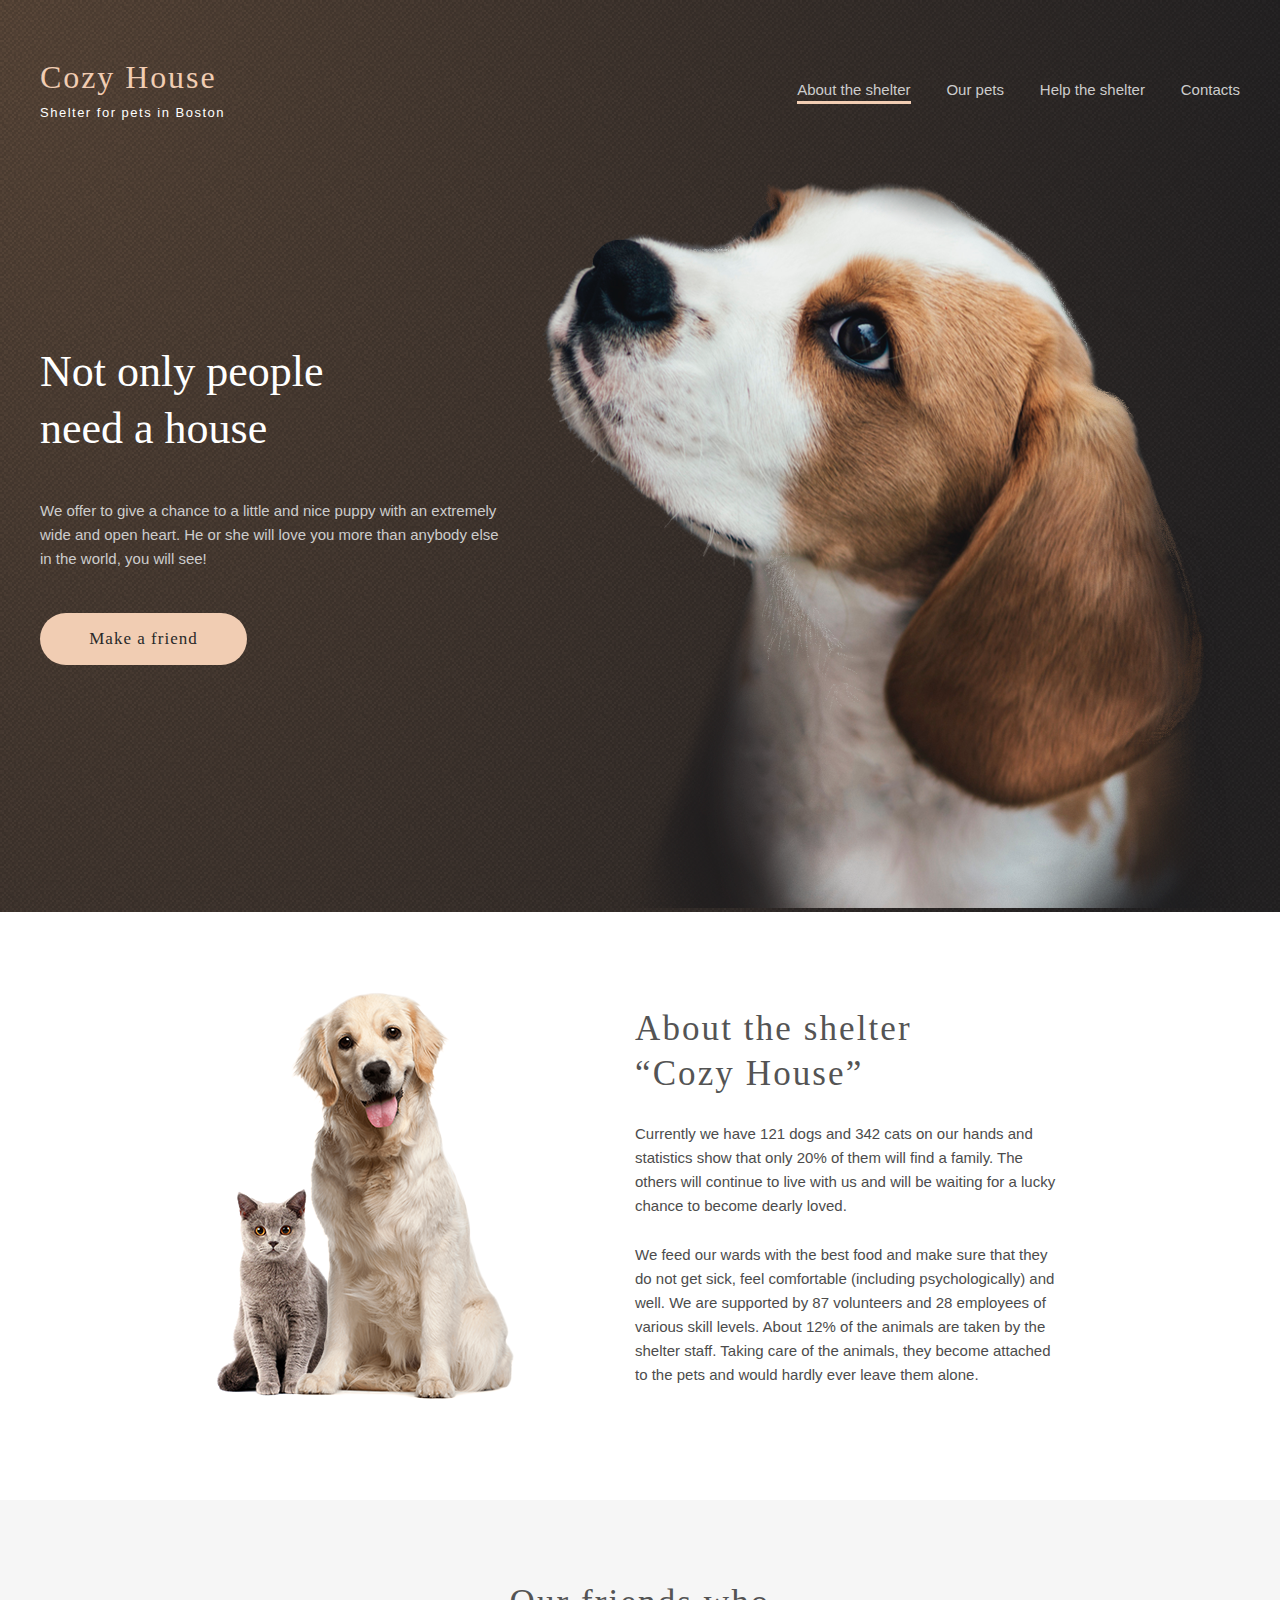
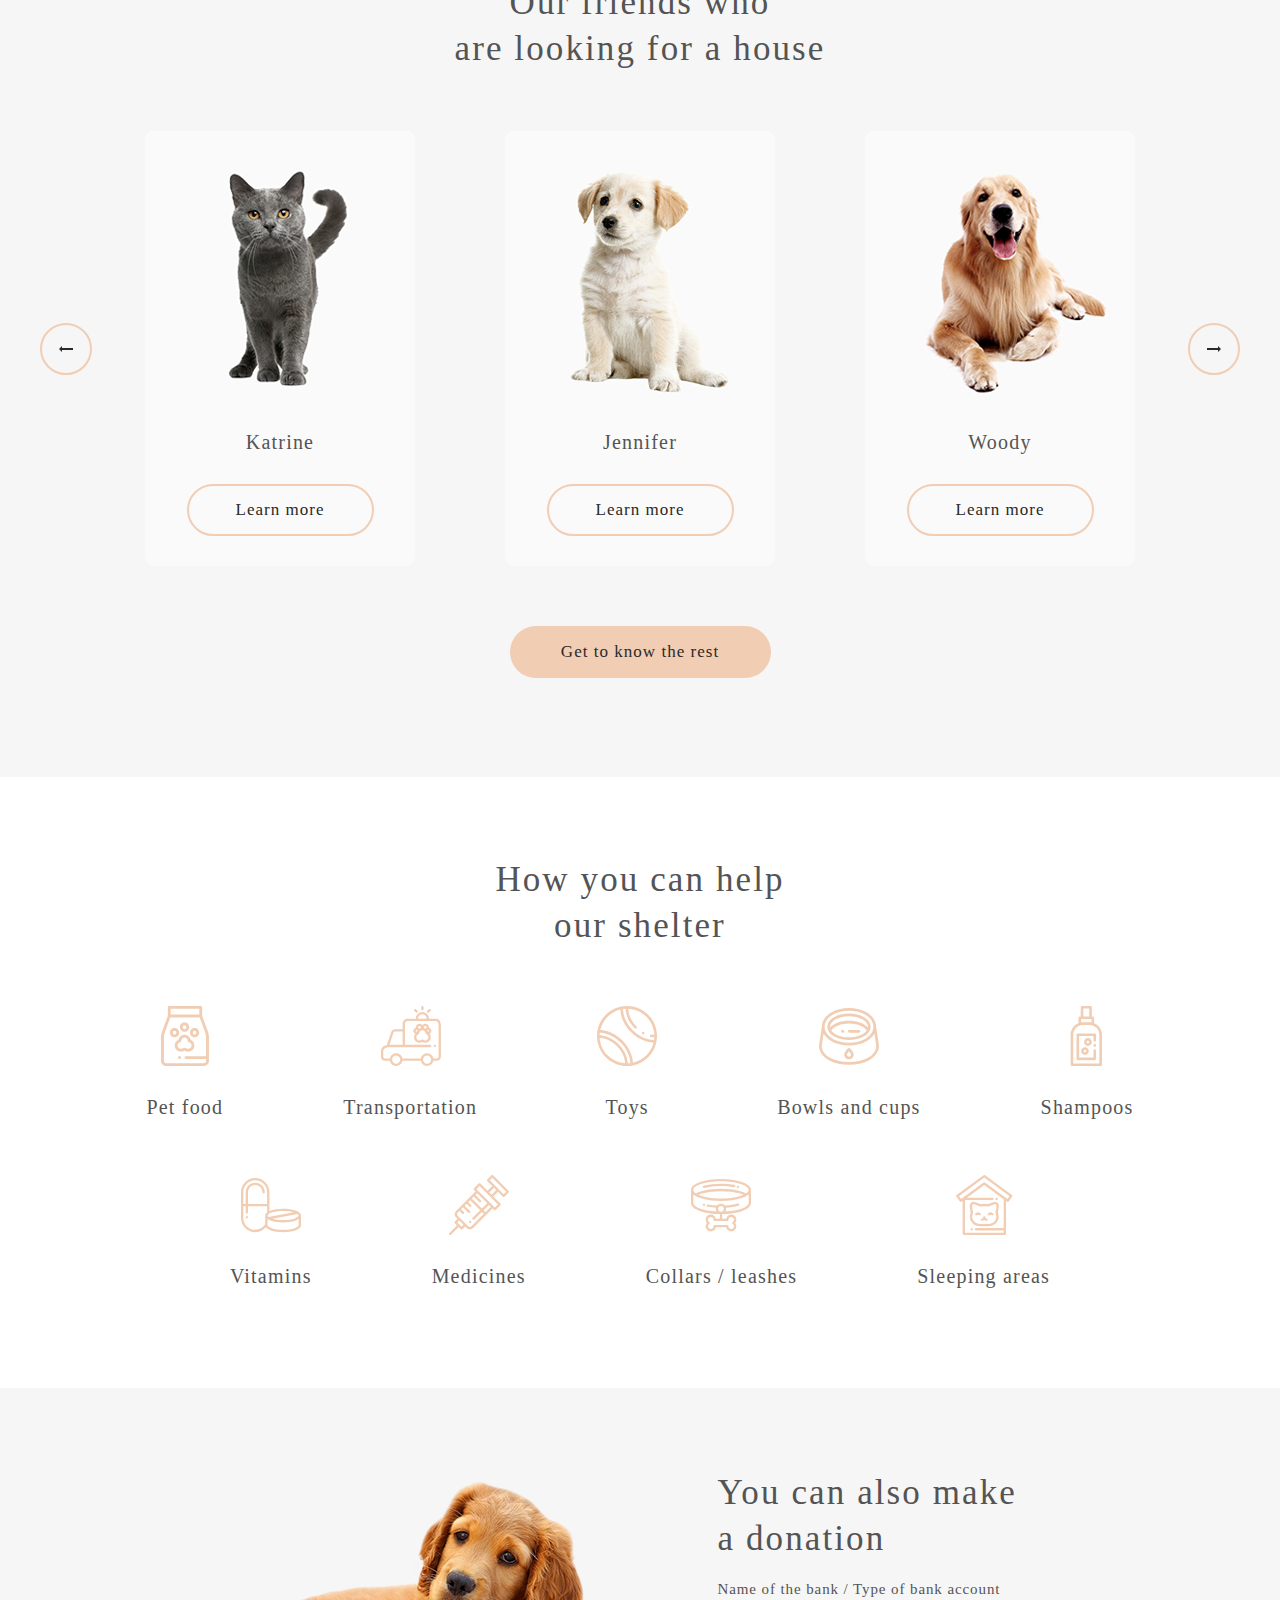
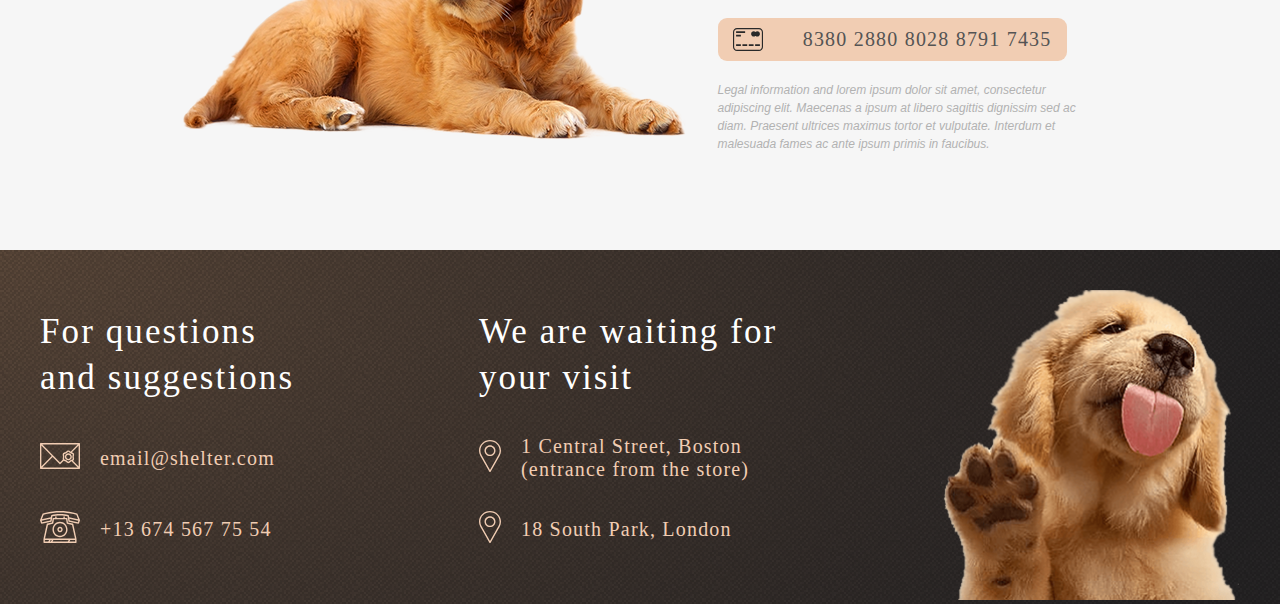
<file: pages/main/index.html>
<!DOCTYPE html>
<html lang="en">

<head>
  <meta charset="UTF-8">
  <meta http-equiv="X-UA-Compatible" content="IE=edge">
  <meta name="viewport" content="width=device-width, initial-scale=1.0">
  <link rel="stylesheet" href="css/style.css">
  <title>Document</title>
</head>

<body>
  <div class="main_bg">

    <header class="header">

      <div class="header_logo">
        <h1 class="logo">Cozy House</h1>
        <p class="text">Shelter for pets in Boston</p>
      </div>
      <div class="header_burger">
        <!-- <img src="assets/Burger.svg" alt="Burger"> -->
        <span></span>
      </div>
      <nav class="header_nav">
        <ul class="menu_list">
          <li><span>About the shelter</span></li>
          <li><a href="https://ialexv.github.io/shelter/pages/pets/">Our pets</a></li>
          <li><a class="header_link" data-goto=".help" href="#">Help the shelter</a></li>
          <li><a class="header_link" data-goto=".footer" href="#">Contacts</a></li>
        </ul>
      </nav>

    </header>

    <main class="main">
      <div class="main_left">
        <h2 class="left_logo">Not only people need a house</h2>
        <p class="left_text">We offer to give a chance to a little and nice puppy with an extremely wide and open
          heart.
          He or she will love you more than anybody else in the world, you will see!</p>
        <a href="https://ialexv.github.io/shelter/pages/pets/" class="button">Make a friend</a>
      </div>
      <div class="main_right">
        <img class="right_img" src="assets/start-screen-puppy.png" alt="puppy">
      </div>

    </main>
  </div>

  <section class="about_bg">
    <div class="about">
      <div class="about_left">
        <img class="left_img" src="assets/about-pets.png" alt="pets">
      </div>
      <div class="about_right">
        <h2 class="right_logo">About the shelter “Cozy House”</h2>
        <p class="right_text1">Currently we have 121 dogs and 342 cats on our hands and statistics show that only 20% of
          them will find a family. The others will continue to live with us and will be waiting for a lucky chance to
          become dearly loved.</p>
        <p class="right_text2">We feed our wards with the best food and make sure that they do not get sick, feel
          comfortable (including psychologically) and well. We are supported by 87 volunteers and 28 employees of
          various skill levels. About 12% of the animals are taken by the shelter staff. Taking care of the animals,
          they become attached to the pets and would hardly ever leave them alone.</p>
      </div>
    </div>
  </section>
  <section class="pets_bg">

    <div class="pets">
      <div class="pets_logo">
        <p>Our friends who</p>
        <p>are looking for a house</p>
      </div>

      <div class="pets_slider">
        <div class="slider_button"><img src="assets/Arrow.svg" alt="arrow"></div>

        <div class="cutter">
          <div class="slider_cards">
            <div class="slider_card">
              <div class="slider_card__avatar"><img src="assets/pets-katrine.png" alt="katrine"></div>
              <div class="slider_card__name">Katrine</div>
              <div class="slider_card__button">Learn more</div>
            </div>

            <div class="slider_card">
              <div class="slider_card__avatar"><img src="assets/pets-jennifer.png" alt="jennifer"></div>
              <div class="slider_card__name">Jennifer</div>
              <div class="slider_card__button">Learn more</div>
            </div>

            <div class="slider_card">
              <div class="slider_card__avatar"><img src="assets/pets-woody.png" alt="woody"></div>
              <div class="slider_card__name">Woody</div>
              <div class="slider_card__button">Learn more</div>
            </div>

            <div class="slider_card">
              <div class="slider_card__avatar"><img src="assets/pets-sophia.png" alt="sophia"></div>
              <div class="slider_card__name">Sophia</div>
              <div class="slider_card__button">Learn more</div>
            </div>

            <div class="slider_card">
              <div class="slider_card__avatar"><img src="assets/pets-timmy.png" alt="timmy"></div>
              <div class="slider_card__name">Timmy</div>
              <div class="slider_card__button">Learn more</div>
            </div>

            <div class="slider_card">
              <div class="slider_card__avatar"><img src="assets/pets-charly.png" alt="charly"></div>
              <div class="slider_card__name">Charly</div>
              <div class="slider_card__button">Learn more</div>
            </div>

            <div class="slider_card">
              <div class="slider_card__avatar"><img src="assets/pets-scarlett.png" alt="scarlett"></div>
              <div class="slider_card__name">Scarlett</div>
              <div class="slider_card__button">Learn more</div>
            </div>

            <div class="slider_card">
              <div class="slider_card__avatar"><img src="assets/pets-freddie.png" alt="freddie"></div>
              <div class="slider_card__name">Freddie</div>
              <div class="slider_card__button">Learn more</div>
            </div>


          </div>
        </div>
        <div class="slider_button"><img src="assets/ArrowInv.svg" alt="arrow"></div>
      </div>
      <a href="" class="pets_button">Get to know the rest</a>
    </div>

  </section>

  <section class="help_bg">

    <div class="help">
      <div class="help_logo">
        <p>How you can help</p>
        <p>our shelter</p>
      </div>

      <div class="help_list">

        <div class="help_list__item">
          <img src="assets/Pet_food.svg" alt="Pet food">
          <p>Pet food</p>
        </div>

        <div class="help_list__item">
          <img src="assets/icon-transportation.svg" alt="Pet food">
          <p>Transportation</p>
        </div>

        <div class="help_list__item">
          <img src="assets/icon-toys.svg" alt="Pet food">
          <p>Toys</p>
        </div>

        <div class="help_list__item">
          <img src="assets/icon-bowls-and-cups.svg" alt="Pet food">
          <p>Bowls and cups</p>
        </div>

        <div class="help_list__item">
          <img src="assets/icon-shampoos.svg" alt="Pet food">
          <p>Shampoos</p>
        </div>

        <div class="help_list__item">
          <img src="assets/icon-vitamins.svg" alt="Pet food">
          <p>Vitamins</p>
        </div>

        <div class="help_list__item">
          <img src="assets/icon-medicines.svg" alt="Pet food">
          <p>Medicines</p>
        </div>

        <div class="help_list__item">
          <img src="assets/icon-collars-leashes.svg" alt="Pet food">
          <p>Collars / leashes</p>
        </div>

        <div class="help_list__item">
          <img src="assets/icon-sleeping-area.svg" alt="Pet food">
          <p>Sleeping areas</p>
        </div>

      </div>

    </div>
  </section>

  <section class="donation_bg">

    <div class="donation">
      <div class="donation_left">
        <img class="donation_left__img" src="assets/donation-dog.png" alt="Dog">
      </div>
      <div class="donation_right">
        <h2 class="donation_right__logo">You can also make a donation</h2>
        <p class="donation_right__text1">Name of the bank / Type of bank account</p>
        <div class="donation_right__card-number">
          <img src="assets/credit-card.svg" alt="Card">
          <p>8380 2880 8028 8791 7435</p>
        </div>
        <p class="donation_right__text2">Legal information and lorem ipsum dolor sit amet, consectetur adipiscing elit.
          Maecenas a ipsum at libero
          sagittis dignissim sed ac diam. Praesent ultrices maximus tortor et vulputate. Interdum et malesuada fames ac
          ante ipsum primis in faucibus.</p>
      </div>
    </div>
  </section>

  <footer class="footer_bg">

    <div class="footer">
      <div class="footer_left">
        <div class="footer_left__logo">For questions and suggestions</div>
        <a href="mailto:email@shelter.com" class="footer_left__mail">
          <div><img src="assets/icon-email.svg" alt="email"></div>
          <p>email@shelter.com</p>
        </a>
        <a href="tel:+136745677554" class="footer_left__phone">
          <div><img src="assets/icon-phone.svg" alt="phone"></div>
          <p>+13 674 567 75 54</p>
        </a>
      </div>
      <div class="footer_center">
        <div class="footer_center__logo">We are waiting for your visit</div>
        <a href="https://www.google.ru/maps/place/1+Central+St,+Boston,+MA+02109,+%D0%A1%D0%A8%D0%90/@42.35856,-71.0554453,18.5z/data=!4m5!3m4!1s0x89e370868bc2ce7b:0x82fa7db94f5fea9e!8m2!3d42.3585519!4d-71.0547263"
          class="footer_center__street" target="_blank">
          <div><img src="assets/icon-marker.svg" alt="target"></div>
          <p>1 Central Street, Boston (entrance from the store)</p>
        </a>
        <a class="footer_center__adres" target="_blank"
          href="https://www.google.ru/maps/place/South+Park+Court,+18+S+Park+Rd,+London+SW19+8TD,+%D0%92%D0%B5%D0%BB%D0%B8%D0%BA%D0%BE%D0%B1%D1%80%D0%B8%D1%82%D0%B0%D0%BD%D0%B8%D1%8F/@51.4202155,-0.2023441,17z/data=!3m1!4b1!4m5!3m4!1s0x487608baa7401b31:0x873a95ca58e122b2!8m2!3d51.4202122!4d-0.2001554">
          <div><img src="assets/icon-marker.svg" alt="target"></div>
          <p>18 South Park, London </p>
        </a>
      </div>
      <div class="footer_right">
        <img class="footer_right__img" src="assets/footer-puppy.png" alt="Dog">
      </div>
    </div>

  </footer>
  <div class="shadow"></div>
  <script src="script.js"></script>
</body>

</html>
</file>
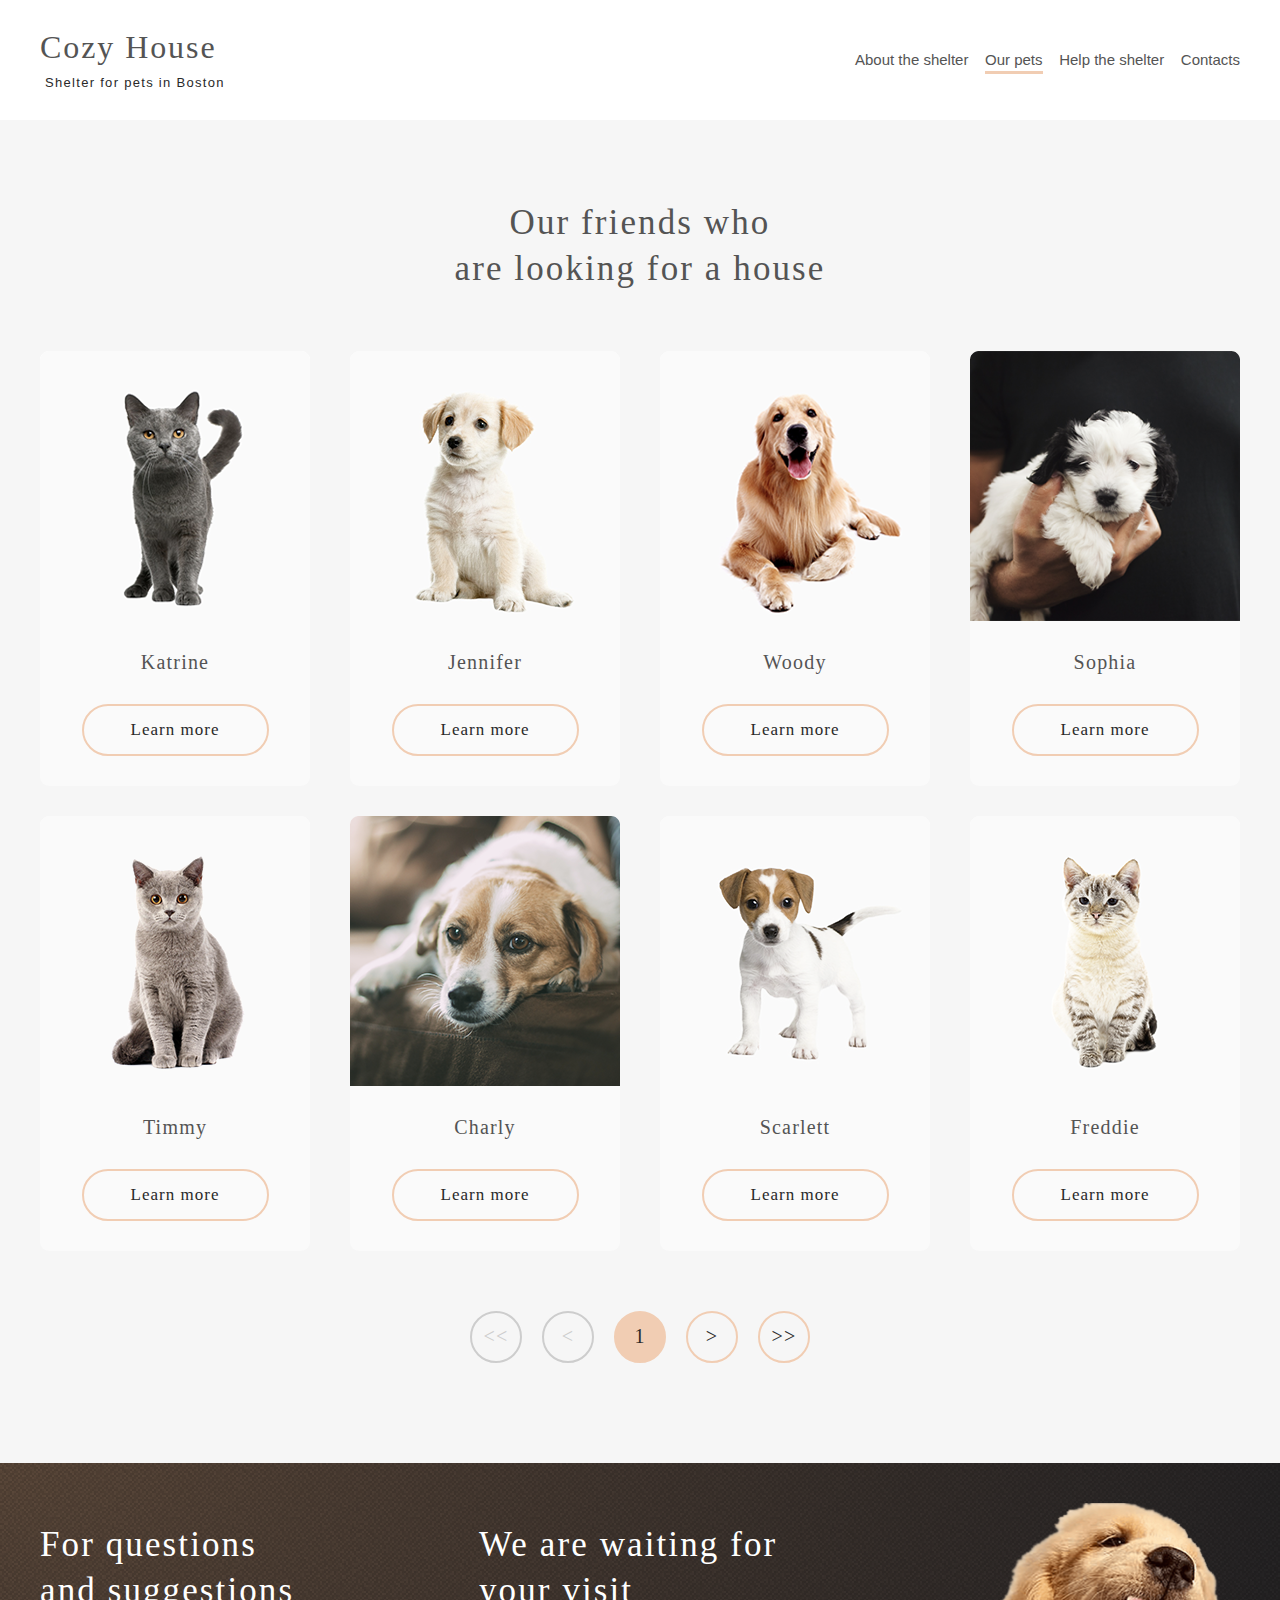
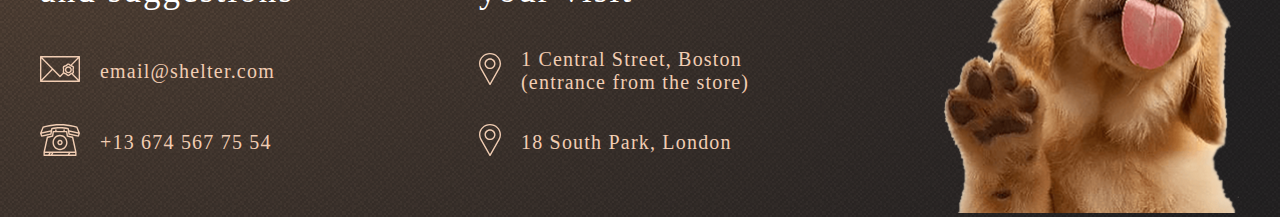
<file: pages/pets/index.html>
<!DOCTYPE html>
<html lang="en">

<head>
  <meta charset="UTF-8">
  <meta http-equiv="X-UA-Compatible" content="IE=edge">
  <meta name="viewport" content="width=device-width, initial-scale=1.0">
  <link rel="stylesheet" href="css/style.css">
  <link rel="stylesheet" href="css/popup.css">
  <title>Our Pets</title>
</head>

<body>

  <header class="header_bg">
    <div class="header">
      <div class="header_logo">
        <h1 class="header_logotip">Cozy House</h1>
        <p class="header_sublogotip">Shelter for pets in Boston</p>
      </div>
      <div class="header_menu menu">
        <div class="header_burger">
          <span></span>
        </div>
        <div class="header_nav">
          <ul class="menu_list">
            <li><a href="https://ialexv.github.io/shelter/pages/main/">About the shelter</a></li>
            <li><span>Our pets</span></li>
            <li><a href="">Help the shelter</a></li>
            <li><a class="header_link" data-goto=".footer" href="#">Contacts</a></li>
          </ul>
        </div>
      </div>
    </div>

  </header>

  <main class="main_bg">
    <div class="main">
      <div class="main_logo">
        <p>Our friends who</p>are looking for a house<p></p>
      </div>
      <div class="main_cards">

        <!-- <div class="main_cards__card">
          <img src="assets/pets-katrine.png" alt="Katrine" class="card_img">
          <div class="card_name">Katrine</div>
          <div class="card_button">Learn more</div>
        </div>

        <div class="main_cards__card">
          <img src="assets/pets-jennifer.png" alt="Jennifer" class="card_img">
          <div class="card_name">Jennifer</div>
          <div class="card_button">Learn more</div>
        </div>

        <div class="main_cards__card">
          <img src="assets/pets-woody.png" alt="Woody" class="card_img">
          <div class="card_name">Woody</div>
          <div class="card_button">Learn more</div>
        </div>

        <div class="main_cards__card">
          <img src="assets/pets-sophia.png" alt="Sophia" class="card_img">
          <div class="card_name">Sophia</div>
          <div class="card_button">Learn more</div>
        </div>

        <div class="main_cards__card">
          <img src="assets/pets-timmy.png" alt="Timmy" class="card_img">
          <div class="card_name">Timmy</div>
          <div class="card_button">Learn more</div>
        </div>

        <div class="main_cards__card">
          <img src="assets/pets-charly.png" alt="Charly" class="card_img">
          <div class="card_name">Charly</div>
          <div class="card_button">Learn more</div>
        </div>

        <div class="main_cards__card">
          <img src="assets/pets-scarlett.png" alt="Scarlett" class="card_img">
          <div class="card_name">Scarlett</div>
          <div class="card_button">Learn more</div>
        </div>

        <div class="main_cards__card">
          <img src="assets/pets-freddie.png" alt="Freddie" class="card_img">
          <div class="card_name">Freddie</div>
          <div class="card_button">Learn more</div>
        </div> -->


      </div>


      <div class="main_buttons">
        <button id="-x2" class="main_buttons_button disabled">&#60&#60</button>
        <button id="-x1" class="main_buttons_button disabled">&#60</button>
        <button id="this" class="main_buttons_button act">1</button>
        <button id="+x1" class="main_buttons_button">&#62</button>
        <button id="+x2" class="main_buttons_button">&#62&#62</button>
      </div>
    </div>
  </main>


  <footer class="footer_bg">

    <div class="footer">
      <div class="footer_left">
        <div class="footer_left__logo">For questions and suggestions</div>
        <a href="mailto:email@shelter.com" class="footer_left__mail">
          <div><img src="assets/icon-email.svg" alt="email"></div>
          <p>email@shelter.com</p>
        </a>
        <a href="tel:+136745677554" class="footer_left__phone">
          <div><img src="assets/icon-phone.svg" alt="phone"></div>
          <p>+13 674 567 75 54</p>
        </a>
      </div>
      <div class="footer_center">
        <div class="footer_center__logo">We are waiting for your visit</div>
        <a href="https://www.google.ru/maps/place/1+Central+St,+Boston,+MA+02109,+%D0%A1%D0%A8%D0%90/@42.35856,-71.0554453,18.5z/data=!4m5!3m4!1s0x89e370868bc2ce7b:0x82fa7db94f5fea9e!8m2!3d42.3585519!4d-71.0547263"
          class="footer_center__street" target="_blank">
          <div><img src="assets/icon-marker.svg" alt="target"></div>
          <p>1 Central Street, Boston (entrance from the store)</p>
        </a>
        <a class="footer_center__adres" target="_blank"
          href="https://www.google.ru/maps/place/South+Park+Court,+18+S+Park+Rd,+London+SW19+8TD,+%D0%92%D0%B5%D0%BB%D0%B8%D0%BA%D0%BE%D0%B1%D1%80%D0%B8%D1%82%D0%B0%D0%BD%D0%B8%D1%8F/@51.4202155,-0.2023441,17z/data=!3m1!4b1!4m5!3m4!1s0x487608baa7401b31:0x873a95ca58e122b2!8m2!3d51.4202122!4d-0.2001554">
          <div><img src="assets/icon-marker.svg" alt="target"></div>
          <p>18 South Park, London </p>
        </a>
      </div>
      <div class="footer_right">
        <img class="footer_right__img" src="assets/footer-puppy.png" alt="Dog">
      </div>
    </div>

  </footer>
  <div class="shadow"></div>
  <div class="shadow_popup"></div>
  <div class="popup_card"></div>
  <div class="shadow_card"></div>

  <script src="script.js"></script>
  <script src="random.js"></script>
  <!-- <script src="popup.js"></script> -->
</body>

</html>
</file>
<file: pages/main/css/style.css>
* {
  margin: 0;
  padding: 0;
  -webkit-box-sizing: border-box;
          box-sizing: border-box;
}

a {
  text-decoration: none;
}

h1,
h2,
h3 {
  font-style: normal;
  font-weight: normal;
}

body._lock {
  overflow: hidden;
}

.shadow {
  display: none;
}

.main_bg {
  background: url(../assets/noise_transparent@2x.png), radial-gradient(100% 215.42% at 0% 0%, #5b483a 0%, #262425 100%), #211f20;
}

.header {
  padding: 90px 0px;
  margin: auto;
  width: 100%;
  max-width: 1280px;
  height: 60px;
  display: -webkit-box;
  display: -ms-flexbox;
  display: flex;
  -webkit-box-align: center;
      -ms-flex-align: center;
          align-items: center;
  -webkit-box-pack: justify;
      -ms-flex-pack: justify;
          justify-content: space-between;
}

.header_logo {
  margin-left: 40px;
}

.header_nav {
  width: 34.6%;
  margin-right: 40px;
}

.header_burger {
  display: none;
}

.logo {
  font-family: Georgia;
  font-size: 32px;
  line-height: 110%;
  letter-spacing: 0.06em;
  color: #f1cdb3;
}

.text {
  margin-top: 10px;
  font-family: Arial;
  font-size: 13px;
  line-height: 15px;
  letter-spacing: 1.5px;
  color: #ffffff;
}

ul {
  display: -webkit-box;
  display: -ms-flexbox;
  display: flex;
  -webkit-box-pack: justify;
      -ms-flex-pack: justify;
          justify-content: space-between;
}

ul li {
  list-style-type: none;
  font-family: Arial;
  font-style: normal;
  font-weight: normal;
  font-size: 15px;
  line-height: 160%;
  color: #cdcdcd;
  padding: 3px 0px;
}

ul li span {
  padding: 3px 0px;
  border-bottom: solid 3px #f1cdb3;
}

ul li a {
  font-family: Arial;
  font-style: normal;
  font-weight: normal;
  font-size: 15px;
  line-height: 160%;
  color: #cdcdcd;
  padding: 3px 0px;
}

ul li a:hover {
  color: #fafafa;
}

ul li a:active {
  border-bottom: solid 3px #f1cdb3;
}

.main {
  margin: auto;
  width: 100%;
  max-width: 1280px;
  display: -webkit-box;
  display: -ms-flexbox;
  display: flex;
  -webkit-box-pack: justify;
      -ms-flex-pack: justify;
          justify-content: space-between;
}

.main_left {
  margin-left: 40px;
}

.main_right {
  margin-right: 40px;
  -webkit-user-select: none;
     -moz-user-select: none;
      -ms-user-select: none;
          user-select: none;
}

.left_logo {
  max-width: 310px;
  margin-top: 163px;
  font-family: Georgia;
  font-size: 44px;
  line-height: 130%;
  color: #ffffff;
}

.left_text {
  max-width: 460px;
  margin-top: 42px;
  font-family: Arial;
  font-size: 15px;
  line-height: 160%;
  color: #cdcdcd;
}

.button {
  margin-top: 42px;
  display: -webkit-box;
  display: -ms-flexbox;
  display: flex;
  -webkit-box-align: center;
      -ms-flex-align: center;
          align-items: center;
  -webkit-box-pack: center;
      -ms-flex-pack: center;
          justify-content: center;
  max-width: 207px;
  height: 52px;
  background: #f1cdb3;
  border-radius: 100px;
  font-family: Georgia;
  font-size: 17px;
  line-height: 130%;
  letter-spacing: 0.06em;
  color: #292929;
  -webkit-user-select: none;
     -moz-user-select: none;
      -ms-user-select: none;
          user-select: none;
}

.button:hover {
  background-color: #fddcc4;
}

.button:active {
  background-color: #f1cdb3;
}

.about_bg {
  background: #fff;
}

.about {
  margin: auto;
  width: 100%;
  max-width: 890px;
  height: 588px;
  display: -webkit-box;
  display: -ms-flexbox;
  display: flex;
  -webkit-box-align: center;
      -ms-flex-align: center;
          align-items: center;
  -webkit-box-pack: justify;
      -ms-flex-pack: justify;
          justify-content: space-between;
}

.about_left {
  margin-top: -16px;
  margin-left: 20px;
}

.right_logo {
  margin-top: -20px;
  margin-right: 80px;
  max-width: 370px;
  font-family: Georgia;
  font-size: 35px;
  line-height: 130%;
  letter-spacing: 0.06em;
  color: #545454;
}

.right_text1 {
  margin-top: 25px;
  max-width: 430px;
  font-family: Arial;
  font-size: 15px;
  line-height: 160%;
  color: #4c4c4c;
}

.right_text2 {
  margin-top: 25px;
  max-width: 430px;
  font-family: Arial;
  font-size: 15px;
  line-height: 160%;
  color: #4c4c4c;
}

.pets_bg {
  background: #f6f6f6;
}

.pets {
  padding: 0px 20px;
  margin: auto;
  width: 100%;
  max-width: 1280px;
  height: 877px;
  display: -webkit-box;
  display: -ms-flexbox;
  display: flex;
  -webkit-box-orient: vertical;
  -webkit-box-direction: normal;
      -ms-flex-direction: column;
          flex-direction: column;
  -webkit-box-align: center;
      -ms-flex-align: center;
          align-items: center;
}

.pets_logo {
  margin-top: 80px;
  max-width: 400px;
  font-family: Georgia;
  font-size: 35px;
  line-height: 130%;
  text-align: center;
  letter-spacing: 0.06em;
  color: #545454;
}

.pets_slider {
  margin-top: 60px;
  max-width: 1200px;
  width: 100%;
  height: 435px;
  display: -webkit-box;
  display: -ms-flexbox;
  display: flex;
  -webkit-box-pack: justify;
      -ms-flex-pack: justify;
          justify-content: space-between;
  -webkit-box-align: center;
      -ms-flex-align: center;
          align-items: center;
}

.pets_button {
  margin-top: 60px;
  display: -webkit-box;
  display: -ms-flexbox;
  display: flex;
  -webkit-box-align: center;
      -ms-flex-align: center;
          align-items: center;
  -webkit-box-pack: center;
      -ms-flex-pack: center;
          justify-content: center;
  width: 261px;
  height: 52px;
  background: #f1cdb3;
  border-radius: 100px;
  font-family: Georgia;
  font-size: 17px;
  line-height: 130%;
  letter-spacing: 0.06em;
  color: #292929;
}

.pets_button:hover {
  background-color: #fddcc4;
}

.pets_button:active {
  background-color: #f1cdb3;
}

.slider_button {
  min-width: 52px;
  height: 52px;
  border-radius: 100%;
  border: 2px solid #f1cdb3;
  display: -webkit-box;
  display: -ms-flexbox;
  display: flex;
  -webkit-box-pack: center;
      -ms-flex-pack: center;
          justify-content: center;
  -webkit-box-align: center;
      -ms-flex-align: center;
          align-items: center;
  -webkit-user-select: none;
     -moz-user-select: none;
      -ms-user-select: none;
          user-select: none;
  cursor: pointer;
}

.slider_button:hover {
  background-color: #fddcc4;
  border: none;
}

.slider_button:active {
  background-color: #f1cdb3;
}

.cutter {
  position: relative;
  margin: 0px 53px;
  width: 100%;
  height: inherit;
  overflow: hidden;
  -webkit-transition: all ease 0.5s;
  transition: all ease 0.5s;
}

.slider_cards {
  position: absolute;
  width: 2790px;
  display: -webkit-box;
  display: -ms-flexbox;
  display: flex;
  -webkit-box-pack: justify;
      -ms-flex-pack: justify;
          justify-content: space-between;
  -webkit-box-align: center;
      -ms-flex-align: center;
          align-items: center;
}

.slider_card {
  width: 270px;
  height: 435px;
  background: #fafafa;
  border-radius: 9px;
  display: -webkit-box;
  display: -ms-flexbox;
  display: flex;
  -webkit-box-orient: vertical;
  -webkit-box-direction: normal;
      -ms-flex-direction: column;
          flex-direction: column;
  -webkit-box-align: center;
      -ms-flex-align: center;
          align-items: center;
  cursor: pointer;
}

.slider_card:hover {
  background: #fff;
}

.slider_card__avatar {
  border-radius: 9px 9px 0px 0px;
}

.slider_card__name {
  margin-top: 26px;
  font-family: Georgia;
  font-size: 20px;
  line-height: 23px;
  display: -webkit-box;
  display: -ms-flexbox;
  display: flex;
  letter-spacing: 0.06em;
  color: #545454;
}

.slider_card__button {
  margin-top: 30px;
  width: 187px;
  height: 52px;
  display: -webkit-box;
  display: -ms-flexbox;
  display: flex;
  -webkit-box-pack: center;
      -ms-flex-pack: center;
          justify-content: center;
  -webkit-box-align: center;
      -ms-flex-align: center;
          align-items: center;
  border: 2px solid #f1cdb3;
  border-radius: 100px;
  font-family: Georgia;
  font-size: 17px;
  line-height: 130%;
  letter-spacing: 0.06em;
  color: #292929;
  -webkit-user-select: none;
     -moz-user-select: none;
      -ms-user-select: none;
          user-select: none;
}

.slider_card__button:hover {
  background: #fddcc4;
  border: none;
}

.slider_card__button:active {
  background: #f1cdb3;
}

.help {
  margin: auto;
  width: 100%;
  max-width: 1280px;
  height: 611px;
  display: -webkit-box;
  display: -ms-flexbox;
  display: flex;
  -webkit-box-orient: vertical;
  -webkit-box-direction: normal;
      -ms-flex-direction: column;
          flex-direction: column;
  -webkit-box-align: center;
      -ms-flex-align: center;
          align-items: center;
}

.help_bg {
  background: #fff;
}

.help_logo {
  margin-top: 80px;
  font-family: Georgia;
  font-size: 35px;
  line-height: 130%;
  letter-spacing: 0.06em;
  color: #545454;
  text-align: center;
}

.help_list {
  margin-top: 30px;
  max-width: 1149px;
  width: 100%;
  height: 281px;
  display: -webkit-box;
  display: -ms-flexbox;
  display: flex;
  -ms-flex-wrap: wrap;
      flex-wrap: wrap;
  -webkit-box-pack: center;
      -ms-flex-pack: center;
          justify-content: center;
  -webkit-box-align: center;
      -ms-flex-align: center;
          align-items: center;
}

.help_list__item {
  height: 113px;
  margin: 28px 60px;
  display: -webkit-box;
  display: -ms-flexbox;
  display: flex;
  -webkit-box-orient: vertical;
  -webkit-box-direction: normal;
      -ms-flex-direction: column;
          flex-direction: column;
  -webkit-box-pack: center;
      -ms-flex-pack: center;
          justify-content: center;
  -webkit-box-align: center;
      -ms-flex-align: center;
          align-items: center;
}

.help_list__item p {
  margin-top: 30px;
  font-family: Georgia;
  font-size: 20px;
  line-height: 115%;
  display: -webkit-box;
  display: -ms-flexbox;
  display: flex;
  -webkit-box-align: center;
      -ms-flex-align: center;
          align-items: center;
  text-align: center;
  letter-spacing: 0.06em;
  color: #545454;
}

.donation {
  margin: auto;
  display: -webkit-box;
  display: -ms-flexbox;
  display: flex;
  -webkit-box-pack: justify;
      -ms-flex-pack: justify;
          justify-content: space-between;
  -webkit-box-align: center;
      -ms-flex-align: center;
          align-items: center;
  max-width: 915px;
  width: 100%;
  height: 462px;
}

.donation_bg {
  background: #f6f6f6;
}

.donation_left {
  padding-bottom: 14px;
}

.donation_right {
  margin-top: -15px;
}

.donation_right__logo {
  max-width: 300px;
  font-family: Georgia;
  font-size: 35px;
  line-height: 130%;
  letter-spacing: 0.06em;
  color: #545454;
}

.donation_right__text1 {
  margin-top: 20px;
  max-width: 310px;
  font-family: Georgia;
  font-size: 15px;
  line-height: 110%;
  letter-spacing: 0.06em;
  color: #545454;
}

.donation_right__card-number {
  max-width: 349px;
  width: 100%;
  height: 43px;
  background: #f1cdb3;
  border-radius: 9px;
  display: -webkit-box;
  display: -ms-flexbox;
  display: flex;
  -webkit-box-pack: justify;
      -ms-flex-pack: justify;
          justify-content: space-between;
  -webkit-box-align: center;
      -ms-flex-align: center;
          align-items: center;
  padding: 0px 15px;
  margin-top: 20px;
}

.donation_right__card-number p {
  font-family: Georgia;
  font-size: 20px;
  line-height: 115%;
  letter-spacing: 0.06em;
  color: #545454;
}

.donation_right__text2 {
  max-width: 380px;
  margin-top: 20px;
  font-family: Arial;
  font-style: italic;
  font-size: 12px;
  line-height: 18px;
  color: #b2b2b2;
}

.footer {
  margin: auto;
  display: -webkit-box;
  display: -ms-flexbox;
  display: flex;
  -webkit-box-pack: justify;
      -ms-flex-pack: justify;
          justify-content: space-between;
  max-width: 1280px;
  width: 100%;
  padding: 0px 40px;
}

.footer_bg {
  background: url(../assets/noise_transparent@2x.png), radial-gradient(100% 215.42% at 0% 0%, #5b483a 0%, #262425 100%), #211f20;
}

.footer_left {
  margin-top: 59px;
  width: 100%;
  max-width: 280px;
}

.footer_center {
  margin-top: 59px;
  width: 100%;
  max-width: 302px;
}

.footer_right {
  margin-top: 40px;
  width: 100%;
  max-width: 300px;
}

.footer_left__logo {
  font-family: Georgia;
  font-size: 35px;
  line-height: 130%;
  letter-spacing: 0.06em;
  color: #ffffff;
}

.footer_left__mail {
  margin-top: 40px;
  display: -webkit-box;
  display: -ms-flexbox;
  display: flex;
  -webkit-box-align: center;
      -ms-flex-align: center;
          align-items: center;
}

.footer_left__mail p {
  margin-left: 20px;
  font-family: Georgia;
  font-size: 20px;
  line-height: 115%;
  letter-spacing: 0.06em;
  color: #f1cdb3;
}

.footer_left__phone {
  margin-top: 35px;
  display: -webkit-box;
  display: -ms-flexbox;
  display: flex;
  -webkit-box-align: center;
      -ms-flex-align: center;
          align-items: center;
}

.footer_left__phone p {
  margin-left: 20px;
  font-family: Georgia;
  font-size: 20px;
  line-height: 115%;
  letter-spacing: 0.06em;
  color: #f1cdb3;
}

.footer_center__logo {
  font-family: Georgia;
  font-size: 35px;
  line-height: 130%;
  letter-spacing: 0.06em;
  color: #ffffff;
}

.footer_center__street {
  margin-top: 35px;
  display: -webkit-box;
  display: -ms-flexbox;
  display: flex;
  -webkit-box-align: center;
      -ms-flex-align: center;
          align-items: center;
}

.footer_center__street p {
  margin-left: 20px;
  font-family: Georgia;
  font-size: 20px;
  line-height: 115%;
  letter-spacing: 0.06em;
  color: #f1cdb3;
}

.footer_center__adres {
  margin-top: 30px;
  display: -webkit-box;
  display: -ms-flexbox;
  display: flex;
  -webkit-box-align: center;
      -ms-flex-align: center;
          align-items: center;
}

.footer_center__adres p {
  margin-left: 20px;
  font-family: Georgia;
  font-size: 20px;
  line-height: 115%;
  letter-spacing: 0.06em;
  color: #f1cdb3;
}

@media (max-width: 1150px) {
  /* Help start */
  .help {
    max-width: 768px;
    height: 779px;
  }
  .help_list {
    display: -ms-grid;
    display: grid;
    -ms-grid-columns: 1fr 1fr 1fr;
        grid-template-columns: 1fr 1fr 1fr;
    -ms-grid-rows: 33.3% 33.3% 33.3%;
        grid-template-rows: 33.3% 33.3% 33.3%;
    row-gap: 60px;
    margin-top: 60px;
    max-width: 690px;
    width: 100%;
    height: 330px;
  }
  .help_list__item {
    margin: 0px 0px;
  }
  /* Help end */
}

@media (max-width: 1100px) {
  /* Header start */
  .header {
    padding: 60px 0px;
    max-width: 768px;
  }
  .header_logo {
    margin-left: 30px;
  }
  .header_nav {
    min-width: 57.7%;
    margin-right: 30px;
  }
  /* Header end */
  /* Main start */
  .main {
    max-width: 768px;
    display: -webkit-box;
    display: -ms-flexbox;
    display: flex;
    -webkit-box-orient: vertical;
    -webkit-box-direction: normal;
        -ms-flex-direction: column;
            flex-direction: column;
    -webkit-box-pack: justify;
        -ms-flex-pack: justify;
            justify-content: space-between;
    -webkit-box-align: center;
        -ms-flex-align: center;
            align-items: center;
    padding: 0px 30px;
  }
  .main_left {
    margin-left: 0px;
  }
  .main_right {
    width: 100%;
    display: -webkit-box;
    display: -ms-flexbox;
    display: flex;
    -webkit-box-pack: end;
        -ms-flex-pack: end;
            justify-content: flex-end;
    margin-right: 0px;
  }
  .left_logo {
    margin-top: 30px;
  }
  .button {
    margin: auto;
    margin-top: 42px;
  }
  .right_img {
    margin-top: 100px;
    max-width: 569px;
    width: 100%;
    max-height: 593px;
    height: 100%;
  }
  /* Main end */
  /* About start*/
  .about_bg {
    background: #fff;
  }
  .about {
    margin: auto;
    margin-top: 100px;
    width: 100%;
    height: 948px;
    max-width: 437px;
    display: -webkit-box;
    display: -ms-flexbox;
    display: flex;
    -webkit-box-orient: vertical;
    -webkit-box-direction: reverse;
        -ms-flex-direction: column-reverse;
            flex-direction: column-reverse;
    -webkit-box-align: center;
        -ms-flex-align: center;
            align-items: center;
    -webkit-box-pack: end;
        -ms-flex-pack: end;
            justify-content: flex-end;
  }
  .about_right {
    width: inherit;
    margin-right: -7px;
  }
  .about_left {
    margin-top: 80px;
    margin-left: 0px;
  }
  .right_logo {
    margin-top: -20px;
    margin-right: 0px;
    max-width: 370px;
    font-family: Georgia;
    font-size: 35px;
    line-height: 130%;
    letter-spacing: 0.06em;
    color: #545454;
  }
  .right_text1 {
    margin-top: 25px;
    max-width: 430px;
    font-family: Arial;
    font-size: 15px;
    line-height: 160%;
    color: #4c4c4c;
  }
  .right_text2 {
    margin-top: 25px;
    max-width: 430px;
    font-family: Arial;
    font-size: 15px;
    line-height: 160%;
    color: #4c4c4c;
  }
  /* About end*/
  /* Pets start */
  .pets {
    padding: 0px 30px;
    margin: auto;
    width: 100%;
    max-width: 1280px;
    height: 877px;
    display: -webkit-box;
    display: -ms-flexbox;
    display: flex;
    -webkit-box-orient: vertical;
    -webkit-box-direction: normal;
        -ms-flex-direction: column;
            flex-direction: column;
    -webkit-box-align: center;
        -ms-flex-align: center;
            align-items: center;
  }
  .pets_slider {
    margin-top: 60px;
    max-width: 1200px;
    width: 100%;
    height: 435px;
    display: -webkit-box;
    display: -ms-flexbox;
    display: flex;
    -webkit-box-pack: justify;
        -ms-flex-pack: justify;
            justify-content: space-between;
    -webkit-box-align: center;
        -ms-flex-align: center;
            align-items: center;
  }
  .cutter {
    margin: 0px 12px;
  }
  .slider_cards {
    width: 2450px;
  }
  /* Pets end */
  /* Donation start */
  .donation {
    -webkit-box-orient: vertical;
    -webkit-box-direction: reverse;
        -ms-flex-direction: column-reverse;
            flex-direction: column-reverse;
    -webkit-box-pack: end;
        -ms-flex-pack: end;
            justify-content: flex-end;
    max-width: 505px;
    min-height: 783px;
    padding: 80px 0px;
  }
  .donation_left {
    padding-bottom: 0px;
    margin-top: 60px;
  }
  .donation_right {
    margin-top: 0px;
  }
  .donation_left__img {
    max-width: 505px;
    width: 100%;
    max-height: 261px;
    height: 100%;
  }
  /* Donation end */
  /* Footer stat */
  .footer {
    margin: auto;
    display: -webkit-box;
    display: -ms-flexbox;
    display: flex;
    -ms-flex-wrap: wrap;
        flex-wrap: wrap;
    -webkit-box-pack: center;
        -ms-flex-pack: center;
            justify-content: center;
    -webkit-box-align: center;
        -ms-flex-align: center;
            align-items: center;
    max-width: 768px;
    width: 100%;
    padding: 0px 40px;
    -webkit-column-gap: 58px;
            column-gap: 58px;
    row-gap: 22px;
  }
  .footer_left {
    margin-top: 30px;
  }
  .footer_center {
    margin-top: 30px;
  }
  .footer_right {
    margin-top: 40px;
    width: 100%;
    max-width: 300px;
  }
  .footer_left__logo {
    font-family: Georgia;
    font-size: 35px;
    line-height: 130%;
    letter-spacing: 0.06em;
    color: #ffffff;
  }
  .footer_left__mail {
    margin-top: 40px;
    display: -webkit-box;
    display: -ms-flexbox;
    display: flex;
    -webkit-box-align: center;
        -ms-flex-align: center;
            align-items: center;
  }
  .footer_left__mail p {
    margin-left: 20px;
    font-family: Georgia;
    font-size: 20px;
    line-height: 115%;
    letter-spacing: 0.06em;
    color: #f1cdb3;
  }
  .footer_left__phone {
    margin-top: 35px;
    display: -webkit-box;
    display: -ms-flexbox;
    display: flex;
    -webkit-box-align: center;
        -ms-flex-align: center;
            align-items: center;
  }
  .footer_left__phone p {
    margin-left: 20px;
    font-family: Georgia;
    font-size: 20px;
    line-height: 115%;
    letter-spacing: 0.06em;
    color: #f1cdb3;
  }
  .footer_center__logo {
    font-family: Georgia;
    font-size: 35px;
    line-height: 130%;
    letter-spacing: 0.06em;
    color: #ffffff;
  }
  .footer_center__street {
    margin-top: 35px;
    display: -webkit-box;
    display: -ms-flexbox;
    display: flex;
    -webkit-box-align: center;
        -ms-flex-align: center;
            align-items: center;
  }
  .footer_center__street p {
    margin-left: 20px;
    font-family: Georgia;
    font-size: 20px;
    line-height: 115%;
    letter-spacing: 0.06em;
    color: #f1cdb3;
  }
  .footer_center__adres {
    margin-top: 30px;
    display: -webkit-box;
    display: -ms-flexbox;
    display: flex;
    -webkit-box-align: center;
        -ms-flex-align: center;
            align-items: center;
  }
  .footer_center__adres p {
    margin-left: 20px;
    font-family: Georgia;
    font-size: 20px;
    line-height: 115%;
    letter-spacing: 0.06em;
    color: #f1cdb3;
  }
  /* Footer end */
}

@media (max-width: 700px) {
  /* Header start */
  .header {
    margin-right: 54px;
    width: 256px;
  }
  .header_logo {
    margin: 0;
    z-index: 5;
  }
  .header_burger {
    display: block;
    z-index: 5;
    position: relative;
    width: 30px;
    height: 20px;
    cursor: pointer;
    -webkit-transition: all 0.3s ease 0s;
    transition: all 0.3s ease 0s;
  }
  .header_burger span,
  .header_burger::before,
  .header_burger::after {
    left: 0;
    position: absolute;
    height: 10%;
    width: 100%;
    -webkit-transition: all 0.3s ease 0s;
    transition: all 0.3s ease 0s;
    background-color: #f1cdb3;
  }
  .header_burger::before,
  .header_burger::after {
    content: "";
  }
  .header_burger::before {
    top: 0;
  }
  .header_burger::after {
    bottom: 0;
  }
  .header_burger span {
    top: 50%;
    -webkit-transform: scale(1) translate(0px, -50%);
            transform: scale(1) translate(0px, -50%);
  }
  .header_burger._active {
    -webkit-transform: rotate(-90deg);
            transform: rotate(-90deg);
  }
  .shadow._active {
    display: block;
    position: fixed;
    left: 0;
    top: 0;
    width: 100%;
    height: 100%;
    background: rgba(41, 41, 41, 0.6);
  }
  .header_nav {
    position: fixed;
    top: 0;
    left: 100%;
    width: 320px;
    height: 100%;
    background-color: #292929;
    padding: 126px 0px 30px 0px;
    -webkit-transition: all 0.3s ease 0s;
    transition: all 0.3s ease 0s;
    overflow: auto hidden;
    z-index: 1;
  }
  .header_nav._active {
    left: calc(100% - 320px);
  }
  .header_nav ul {
    margin-top: 121px;
    display: -webkit-box;
    display: -ms-flexbox;
    display: flex;
    -webkit-box-orient: vertical;
    -webkit-box-direction: normal;
        -ms-flex-direction: column;
            flex-direction: column;
    max-width: 320px;
    -webkit-box-pack: center;
        -ms-flex-pack: center;
            justify-content: center;
    -webkit-box-align: center;
        -ms-flex-align: center;
            align-items: center;
  }
  .header_nav ul li,
  .header_nav ul a {
    font-size: 32px;
    line-height: 160%;
    margin-bottom: 35px;
  }
  /* Header end */
}

@media (max-width: 500px) {
  /* Abbout start */
  .about {
    height: 913px;
    margin-top: 66px;
    display: -webkit-box;
    display: -ms-flexbox;
    display: flex;
    -webkit-box-align: center;
        -ms-flex-align: center;
            align-items: center;
  }
  .right_logo {
    margin: auto;
    margin-top: -21px;
    max-width: 290px;
    font-size: 25px;
    text-align: center;
  }
  .right_text1 {
    margin: auto;
    margin-top: 25px;
    max-width: 270px;
    text-align: justify;
  }
  .right_text2 {
    margin: auto;
    margin-top: 22px;
    max-width: 270px;
    text-align: justify;
  }
  .about_left {
    margin-top: 41px;
  }
  .left_img {
    max-width: 260px;
    width: 100%;
    max-height: 353px;
    height: 100%;
  }
  .about_right {
    margin-right: 0px;
  }
  /* Abbout end */
  /* Pets Start */
  .pets {
    padding: 0px 10px;
    max-width: 320px;
    height: 791px;
    -webkit-box-orient: vertical;
    -webkit-box-direction: normal;
        -ms-flex-direction: column;
            flex-direction: column;
  }
  .pets_logo {
    margin-top: 37px;
    max-width: 300px;
    font-size: 25px;
    letter-spacing: 0.06em;
  }
  .pets_slider {
    margin-top: 42px;
    max-width: 270px;
    -ms-flex-pack: distribute;
        justify-content: space-around;
    -ms-flex-wrap: wrap;
        flex-wrap: wrap;
  }
  .pets_button {
    margin-top: 115px;
  }
  .slider_button {
    margin-top: 20px;
  }
  .cutter {
    margin: 0px 0px;
    -webkit-box-ordinal-group: 0;
        -ms-flex-order: -1;
            order: -1;
  }
  /* Pets end */
  /* Donation */
  .donation {
    max-width: 281px;
    min-height: 542px;
    padding: 37px 0px;
  }
  .donation_right__logo {
    margin: auto;
    max-width: 220px;
    font-size: 25px;
    letter-spacing: 0.06em;
    text-align: center;
  }
  .donation_right__text1 {
    margin-top: 24px;
    letter-spacing: 0;
    text-align: center;
  }
  .donation_right__card-number p {
    font-family: Georgia;
    font-size: 15px;
    line-height: 115%;
    letter-spacing: 0.06em;
    color: #545454;
  }
  .donation_right__card-number {
    margin-top: 24px;
  }
  .donation_right__text2 {
    text-align: justify;
  }
  .donation_left {
    margin-top: 42px;
  }
  .donation_left__img {
    max-width: 260px;
    width: 100%;
    max-height: 135px;
    height: 100%;
  }
  /* Donation */
}

@media (max-width: 400px) {
  /* Header */
  /* Header */
  /* Main */
  .main {
    padding: 0 10px;
  }
  .left_logo {
    margin: auto;
    max-width: 240px;
    margin-top: 30px;
    font-size: 25px;
    text-align: center;
    letter-spacing: 0.06em;
  }
  .left_text {
    max-width: 300px;
    margin-top: 42px;
    font-size: 15px;
    line-height: 160%;
    text-align: center;
  }
  .right_img {
    margin-top: 106px;
    max-width: 260px;
    width: 100%;
    max-height: 271px;
    height: 100%;
  }
  /* Main */
  /* Help */
  .help {
    height: 745px;
  }
  .help_logo {
    margin-top: 37px;
    font-size: 25px;
  }
  .help_list {
    margin-top: 42px;
    -ms-grid-columns: 130px 130px;
        grid-template-columns: 130px 130px;
    -ms-grid-rows: 87px 87px 87px 87px 87px;
        grid-template-rows: 87px 87px 87px 87px 87px;
    row-gap: 30px;
    max-width: 290px;
    height: 555px;
    -webkit-column-gap: 30px;
            column-gap: 30px;
  }
  .help_list__item {
    width: 130px;
    height: 87px;
  }
  .help_list__item p {
    font-size: 15px;
    margin-top: 20px;
  }
  .help_list__item img {
    height: 56.333%;
  }
  /* Help */
  /* Footer*/
  .footer {
    max-width: 320px;
    width: 100%;
    padding: 0px 10px;
    -webkit-column-gap: 58px;
            column-gap: 58px;
    row-gap: 22px;
  }
  .footer_left__logo {
    font-size: 25px;
    text-align: center;
  }
  .footer_left {
    margin: auto;
    margin-top: 25px;
  }
  .footer_left__mail {
    -webkit-box-pack: center;
        -ms-flex-pack: center;
            justify-content: center;
  }
  .footer_left__phone {
    -webkit-box-pack: center;
        -ms-flex-pack: center;
            justify-content: center;
  }
  .footer_center {
    margin-top: 15px;
  }
  .footer_center__logo {
    max-width: 294px;
    font-size: 25px;
    text-align: center;
    margin-left: 3px;
  }
  .footer_center__street {
    margin-top: 40px;
  }
  .footer_center__adres {
    margin-top: 37px;
  }
  .footer_right {
    margin-top: 17px;
    max-width: 260px;
  }
  .footer_right__img {
    width: 100%;
    height: 100%;
    max-width: 260px;
  }
  /* Footer*/
}
</file>
<file: pages/pets/css/style.css>
* {
  margin: 0;
  padding: 0;
  -webkit-box-sizing: border-box;
          box-sizing: border-box;
}

a {
  text-decoration: none;
}

h1,
h2,
h3 {
  font-style: normal;
  font-weight: normal;
}

a:active,
a:focus {
  outline: none;
}

input,
textarea {
  outline: none;
}

input:active,
textarea:active {
  outline: none;
}

:focus {
  outline: none;
}

textarea {
  resize: none;
}

textarea {
  resize: vertical;
}

textarea {
  resize: horizontal;
}

body._lock {
  overflow: hidden;
}

.header_bg {
  position: -webkit-sticky;
  position: sticky;
  top: 0;
  z-index: 10;
  background-color: #fff;
}

.header {
  margin: auto;
  width: 100%;
  max-width: 1280px;
  height: 120px;
  padding: 0 40px;
  display: -webkit-box;
  display: -ms-flexbox;
  display: flex;
  -webkit-box-pack: justify;
      -ms-flex-pack: justify;
          justify-content: space-between;
  -webkit-box-align: center;
      -ms-flex-align: center;
          align-items: center;
  -webkit-transition: all 0.3s ease 0s;
  transition: all 0.3s ease 0s;
}

.header_logo {
  min-width: 186px;
  margin-right: 10px;
  -webkit-transition: all 0.3s ease 0s;
  transition: all 0.3s ease 0s;
}

.header_logotip {
  font-family: Georgia;
  font-size: 32px;
  line-height: 110%;
  display: -webkit-box;
  display: -ms-flexbox;
  display: flex;
  -webkit-box-align: center;
      -ms-flex-align: center;
          align-items: center;
  letter-spacing: 0.06em;
  color: #545454;
}

.header_sublogotip {
  margin-top: 10px;
  margin-left: 5px;
  font-family: Arial;
  font-size: 13px;
  line-height: 15px;
  display: -webkit-box;
  display: -ms-flexbox;
  display: flex;
  -webkit-box-align: center;
      -ms-flex-align: center;
          align-items: center;
  letter-spacing: 0.1em;
  color: #292929;
}

.header_nav {
  width: 100%;
  max-width: 443px;
  min-width: 385px;
}

.header_nav ul {
  display: -webkit-box;
  display: -ms-flexbox;
  display: flex;
  -webkit-box-pack: justify;
      -ms-flex-pack: justify;
          justify-content: space-between;
  -webkit-box-align: center;
      -ms-flex-align: center;
          align-items: center;
}

.header_nav ul span {
  padding: 3px 0px;
  border-bottom: solid 3px #f1cdb3;
}

.header_nav ul li,
.header_nav ul a {
  list-style-type: none;
  font-family: Arial;
  font-size: 15px;
  line-height: 160%;
  color: #545454;
  padding: 3px 0px;
}

.header_nav ul a:hover {
  color: #292929;
}

.header_nav ul a:active {
  border-bottom: solid 3px #f1cdb3;
}

.main_bg {
  background-color: #f6f6f6;
}

.main {
  margin: auto;
  width: 100%;
  max-width: 1280px;
  padding: 80px 40px 100px 40px;
  display: -webkit-box;
  display: -ms-flexbox;
  display: flex;
  -webkit-box-align: center;
      -ms-flex-align: center;
          align-items: center;
  -webkit-box-orient: vertical;
  -webkit-box-direction: normal;
      -ms-flex-direction: column;
          flex-direction: column;
}

.main_logo {
  max-width: 400px;
  font-family: Georgia;
  font-size: 35px;
  line-height: 130%;
  text-align: center;
  letter-spacing: 0.06em;
  color: #545454;
}

.main_cards {
  width: 100%;
  margin-top: 60px;
  display: -ms-grid;
  display: grid;
  -webkit-box-pack: center;
      -ms-flex-pack: center;
          justify-content: center;
  -ms-grid-columns: (270px)[auto-fill];
      grid-template-columns: repeat(auto-fill, 270px);
  -ms-grid-rows: 1fr 1fr;
      grid-template-rows: 1fr 1fr;
  gap: 30px 40px;
}

.main_cards__card {
  height: 435px;
  background: #fafafa;
  border-radius: 9px;
  display: -webkit-box;
  display: -ms-flexbox;
  display: flex;
  -webkit-box-orient: vertical;
  -webkit-box-direction: normal;
      -ms-flex-direction: column;
          flex-direction: column;
  -webkit-box-align: center;
      -ms-flex-align: center;
          align-items: center;
  -webkit-transition: all ease 0.2s;
  transition: all ease 0.2s;
  cursor: pointer;
}

.main_cards__card:hover {
  background: #fff;
}

.card_name {
  margin-top: 30px;
  font-family: Georgia;
  font-size: 20px;
  line-height: 23px;
  letter-spacing: 0.06em;
  color: #545454;
}

.card_button {
  margin-top: 30px;
  width: 187px;
  height: 52px;
  display: -webkit-box;
  display: -ms-flexbox;
  display: flex;
  -webkit-box-pack: center;
      -ms-flex-pack: center;
          justify-content: center;
  -webkit-box-align: center;
      -ms-flex-align: center;
          align-items: center;
  border: 2px solid #f1cdb3;
  border-radius: 100px;
  font-family: Georgia;
  font-size: 17px;
  line-height: 130%;
  letter-spacing: 0.06em;
  color: #292929;
  -webkit-user-select: none;
     -moz-user-select: none;
      -ms-user-select: none;
          user-select: none;
}

.card_button:hover {
  background: #fddcc4;
  border: none;
}

.card_button:active {
  background: #f1cdb3;
}

.main_buttons {
  margin-top: 60px;
  width: 100%;
  max-width: 340px;
  display: -webkit-box;
  display: -ms-flexbox;
  display: flex;
  -webkit-box-pack: justify;
      -ms-flex-pack: justify;
          justify-content: space-between;
}

.main_buttons_button {
  width: 52px;
  height: 52px;
  display: -webkit-box;
  display: -ms-flexbox;
  display: flex;
  -webkit-box-pack: center;
      -ms-flex-pack: center;
          justify-content: center;
  -webkit-box-align: center;
      -ms-flex-align: center;
          align-items: center;
  border-radius: 100%;
  border: 2px solid #f1cdb3;
  background: none;
  padding-bottom: 2px;
  font-family: Georgia;
  font-size: 20px;
  line-height: 115%;
  display: flex;
  letter-spacing: 0.06em;
  color: #292929;
  cursor: pointer;
}

.main_buttons_button:hover {
  background: #fddcc4;
  border: none;
}

.main_buttons_button:active {
  background: #f1cdb3;
}

.disabled {
  cursor: default;
  color: #cdcdcd;
  border: #cdcdcd 2px solid;
}

.disabled:hover {
  border: #cdcdcd 2px solid;
  background: none;
}

.disabled:active {
  border: #cdcdcd 2px solid;
  background: none;
}

.act {
  background: #f1cdb3;
}

.footer {
  margin: auto;
  display: -webkit-box;
  display: -ms-flexbox;
  display: flex;
  -webkit-box-pack: justify;
      -ms-flex-pack: justify;
          justify-content: space-between;
  max-width: 1280px;
  width: 100%;
  padding: 0px 40px;
}

.footer_bg {
  background: url(../assets/noise_transparent@2x.png), radial-gradient(100% 215.42% at 0% 0%, #5b483a 0%, #262425 100%), #211f20;
}

.footer_left {
  margin-top: 59px;
  width: 100%;
  max-width: 280px;
}

.footer_center {
  margin-top: 59px;
  width: 100%;
  max-width: 302px;
}

.footer_right {
  margin-top: 40px;
  width: 100%;
  max-width: 300px;
}

.footer_left__logo {
  font-family: Georgia;
  font-size: 35px;
  line-height: 130%;
  letter-spacing: 0.06em;
  color: #ffffff;
}

.footer_left__mail {
  margin-top: 40px;
  display: -webkit-box;
  display: -ms-flexbox;
  display: flex;
  -webkit-box-align: center;
      -ms-flex-align: center;
          align-items: center;
}

.footer_left__mail p {
  margin-left: 20px;
  font-family: Georgia;
  font-size: 20px;
  line-height: 115%;
  letter-spacing: 0.06em;
  color: #f1cdb3;
}

.footer_left__phone {
  margin-top: 35px;
  display: -webkit-box;
  display: -ms-flexbox;
  display: flex;
  -webkit-box-align: center;
      -ms-flex-align: center;
          align-items: center;
}

.footer_left__phone p {
  margin-left: 20px;
  font-family: Georgia;
  font-size: 20px;
  line-height: 115%;
  letter-spacing: 0.06em;
  color: #f1cdb3;
}

.footer_center__logo {
  font-family: Georgia;
  font-size: 35px;
  line-height: 130%;
  letter-spacing: 0.06em;
  color: #ffffff;
}

.footer_center__street {
  margin-top: 35px;
  display: -webkit-box;
  display: -ms-flexbox;
  display: flex;
  -webkit-box-align: center;
      -ms-flex-align: center;
          align-items: center;
}

.footer_center__street p {
  margin-left: 20px;
  font-family: Georgia;
  font-size: 20px;
  line-height: 115%;
  letter-spacing: 0.06em;
  color: #f1cdb3;
}

.footer_center__adres {
  margin-top: 30px;
  display: -webkit-box;
  display: -ms-flexbox;
  display: flex;
  -webkit-box-align: center;
      -ms-flex-align: center;
          align-items: center;
}

.footer_center__adres p {
  margin-left: 20px;
  font-family: Georgia;
  font-size: 20px;
  line-height: 115%;
  letter-spacing: 0.06em;
  color: #f1cdb3;
}

@media (max-width: 1100px) {
  /* Header start */
  .header {
    max-width: 768px;
    padding: 0 30px;
  }
  /* Header end */
  /* Main Start */
  .main {
    padding: 80px 40px 76px 40px;
  }
  .main_cards {
    width: 100%;
    margin-top: 30px;
  }
  .main_cards__card:nth-child(7) {
    display: none;
  }
  .main_cards__card:nth-child(8) {
    display: none;
  }
  .main_buttons {
    margin-top: 40px;
  }
  /* Main end */
  /* Footer stat */
  .footer {
    margin: auto;
    display: -webkit-box;
    display: -ms-flexbox;
    display: flex;
    -ms-flex-wrap: wrap;
        flex-wrap: wrap;
    -webkit-box-pack: center;
        -ms-flex-pack: center;
            justify-content: center;
    -webkit-box-align: center;
        -ms-flex-align: center;
            align-items: center;
    max-width: 768px;
    width: 100%;
    padding: 0px 40px;
    -webkit-column-gap: 58px;
            column-gap: 58px;
    row-gap: 22px;
  }
  .footer_left {
    margin-top: 30px;
  }
  .footer_center {
    margin-top: 30px;
  }
  .footer_right {
    margin-top: 40px;
    width: 100%;
    max-width: 300px;
  }
  .footer_left__logo {
    font-family: Georgia;
    font-size: 35px;
    line-height: 130%;
    letter-spacing: 0.06em;
    color: #ffffff;
  }
  .footer_left__mail {
    margin-top: 40px;
    display: -webkit-box;
    display: -ms-flexbox;
    display: flex;
    -webkit-box-align: center;
        -ms-flex-align: center;
            align-items: center;
  }
  .footer_left__mail p {
    margin-left: 20px;
    font-family: Georgia;
    font-size: 20px;
    line-height: 115%;
    letter-spacing: 0.06em;
    color: #f1cdb3;
  }
  .footer_left__phone {
    margin-top: 35px;
    display: -webkit-box;
    display: -ms-flexbox;
    display: flex;
    -webkit-box-align: center;
        -ms-flex-align: center;
            align-items: center;
  }
  .footer_left__phone p {
    margin-left: 20px;
    font-family: Georgia;
    font-size: 20px;
    line-height: 115%;
    letter-spacing: 0.06em;
    color: #f1cdb3;
  }
  .footer_center__logo {
    font-family: Georgia;
    font-size: 35px;
    line-height: 130%;
    letter-spacing: 0.06em;
    color: #ffffff;
  }
  .footer_center__street {
    margin-top: 35px;
    display: -webkit-box;
    display: -ms-flexbox;
    display: flex;
    -webkit-box-align: center;
        -ms-flex-align: center;
            align-items: center;
  }
  .footer_center__street p {
    margin-left: 20px;
    font-family: Georgia;
    font-size: 20px;
    line-height: 115%;
    letter-spacing: 0.06em;
    color: #f1cdb3;
  }
  .footer_center__adres {
    margin-top: 30px;
    display: -webkit-box;
    display: -ms-flexbox;
    display: flex;
    -webkit-box-align: center;
        -ms-flex-align: center;
            align-items: center;
  }
  .footer_center__adres p {
    margin-left: 20px;
    font-family: Georgia;
    font-size: 20px;
    line-height: 115%;
    letter-spacing: 0.06em;
    color: #f1cdb3;
  }
  /* Footer end */
}

@media (max-width: 700px) {
  .header {
    margin-right: 54px;
    width: 256px;
    padding: 0;
  }
  .header_burger {
    display: block;
    z-index: 5;
    position: relative;
    width: 30px;
    height: 20px;
    cursor: pointer;
    -webkit-transition: all 0.3s ease 0s;
    transition: all 0.3s ease 0s;
  }
  .header_burger span,
  .header_burger::before,
  .header_burger::after {
    left: 0;
    position: absolute;
    height: 10%;
    width: 100%;
    -webkit-transition: all 0.3s ease 0s;
    transition: all 0.3s ease 0s;
    background-color: #000;
  }
  .header_burger::before,
  .header_burger::after {
    content: "";
  }
  .header_burger::before {
    top: 0;
  }
  .header_burger::after {
    bottom: 0;
  }
  .header_burger span {
    top: 50%;
    -webkit-transform: scale(1) translate(0px, -50%);
            transform: scale(1) translate(0px, -50%);
  }
  .header_burger._active {
    -webkit-transform: rotate(-90deg);
            transform: rotate(-90deg);
  }
  .shadow._active {
    display: block;
    position: fixed;
    left: 0;
    top: 0;
    width: 100%;
    height: 100%;
    background: rgba(41, 41, 41, 0.6);
  }
  .header_logo._active {
    z-index: 1;
  }
  .header_nav {
    margin-top: 120px;
    position: fixed;
    top: 0;
    left: 100%;
    width: 320px;
    height: 100%;
    background-color: #fff;
    padding: 126px 0px 30px 0px;
    -webkit-transition: all 0.3s ease 0s;
    transition: all 0.3s ease 0s;
    overflow: auto hidden;
  }
  .header_nav._active {
    left: calc(100% - 320px);
  }
  .header_nav ul {
    display: -webkit-box;
    display: -ms-flexbox;
    display: flex;
    -webkit-box-orient: vertical;
    -webkit-box-direction: normal;
        -ms-flex-direction: column;
            flex-direction: column;
    max-width: 320px;
  }
  .header_nav ul li,
  .header_nav ul a {
    font-size: 32px;
    line-height: 160%;
    margin-bottom: 35px;
  }
}

@media (max-width: 400px) {
  .main {
    padding: 42px 10px 50px 10px;
  }
  .main_logo {
    max-width: 300px;
    font-family: Georgia;
    font-size: 25px;
    line-height: 130%;
    text-align: center;
    letter-spacing: 0.06em;
    color: #545454;
  }
  .main_cards {
    width: 100%;
    margin-top: 42px;
  }
  .main_cards__card:nth-child(4) {
    display: none;
  }
  .main_cards__card:nth-child(5) {
    display: none;
  }
  .main_cards__card:nth-child(6) {
    display: none;
  }
  /* Footer*/
  .footer {
    max-width: 320px;
    width: 100%;
    padding: 0px 10px;
    -webkit-column-gap: 58px;
            column-gap: 58px;
    row-gap: 22px;
  }
  .footer_left__logo {
    font-size: 25px;
    text-align: center;
  }
  .footer_left {
    margin: auto;
    margin-top: 25px;
  }
  .footer_left__mail {
    -webkit-box-pack: center;
        -ms-flex-pack: center;
            justify-content: center;
  }
  .footer_left__phone {
    -webkit-box-pack: center;
        -ms-flex-pack: center;
            justify-content: center;
  }
  .footer_center {
    margin-top: 15px;
  }
  .footer_center__logo {
    max-width: 294px;
    font-size: 25px;
    text-align: center;
    margin-left: 3px;
  }
  .footer_center__street {
    margin-top: 40px;
  }
  .footer_center__adres {
    margin-top: 37px;
  }
  .footer_right {
    margin-top: 17px;
    max-width: 260px;
  }
  .footer_right__img {
    width: 100%;
    height: 100%;
    max-width: 260px;
  }
  /* Footer*/
}
</file>
<file: pages/pets/css/popup.css>
@charset "UTF-8";
.shadow_popup {
  display: none;
  position: fixed;
  left: 0;
  top: 0;
  width: 100%;
  height: 100vh;
  background: rgba(41, 41, 41, 0.6);
  z-index: 10;
  -webkit-transition: all 0.3s ease-in-out;
  transition: all 0.3s ease-in-out;
}

.shadow_popup._active {
  display: block;
}

.popup_card {
  position: fixed;
  -webkit-transform: scale(0);
          transform: scale(0);
  left: calc(50% - 315px);
  top: calc(50% - 175px);
  z-index: 10;
  display: -webkit-box;
  display: -ms-flexbox;
  display: flex;
  -webkit-box-pack: center;
      -ms-flex-pack: center;
          justify-content: center;
  -webkit-box-align: center;
      -ms-flex-align: center;
          align-items: center;
  -webkit-transition: all 0.3s ease-in-out;
  transition: all 0.3s ease-in-out;
}

.popup_card._active {
  -webkit-transform: scale(1);
          transform: scale(1);
}

.popup_card._active {
  z-index: 20;
}

.shadow_popup:hover .pet_info-exit {
  border: none;
  background-color: #fddcc4;
}

.white_card {
  width: 630px;
  min-height: 350px;
  background-color: #fafafa;
  -webkit-box-shadow: 0px 2px 35px 14px rgba(13, 13, 13, 0.04);
          box-shadow: 0px 2px 35px 14px rgba(13, 13, 13, 0.04);
  border-radius: 9px;
  display: -webkit-box;
  display: -ms-flexbox;
  display: flex;
  -webkit-box-pack: justify;
      -ms-flex-pack: justify;
          justify-content: space-between;
  pointer-events: none;
}

.white_card img {
  height: 350px;
  width: 350px;
  border-radius: 9px;
}

.pet_info {
  padding: 10px 9px 10px 10px;
  width: 100%;
  display: -webkit-box;
  display: -ms-flexbox;
  display: flex;
  -webkit-box-orient: vertical;
  -webkit-box-direction: normal;
      -ms-flex-direction: column;
          flex-direction: column;
}

.pet_info-name {
  font-family: Georgia;
  font-style: normal;
  font-weight: normal;
  font-size: 35px;
  line-height: 130%;
  letter-spacing: 0.06em;
  color: #000000;
}

.pet_info-breed {
  margin-top: 10px;
  font-family: Georgia;
  font-style: normal;
  font-weight: normal;
  font-size: 20px;
  line-height: 115%;
  letter-spacing: 0.06em;
  color: #000000;
}

.pet_info-text {
  margin-top: 21px;
  font-family: Georgia;
  font-style: normal;
  font-weight: normal;
  font-size: 13px;
  line-height: 110%;
  letter-spacing: 0.06em;
  color: #000000;
}

.pet_info-ul {
  margin-top: 13px;
  font-family: Georgia;
  font-style: normal;
  font-size: 15px;
  line-height: 110%;
  letter-spacing: 0.06em;
  color: #000000;
  list-style-type: none;
}

.pet_info-ul li {
  margin-top: 7px;
}

.pet_info-ul li:before {
  color: #f1cdb3;
  /* Цвет маркера */
  content: "• ";
  /* Сам маркер */
  padding-right: 4px;
  /* Расстояние от маркера до текста */
}

.pet_info-wrap {
  position: relative;
  width: 630px;
  display: -webkit-box;
  display: -ms-flexbox;
  display: flex;
  -webkit-box-pack: center;
      -ms-flex-pack: center;
          justify-content: center;
  -webkit-box-align: center;
      -ms-flex-align: center;
          align-items: center;
}

.pet_info-exit {
  position: absolute;
  top: -52px;
  right: -43px;
  width: 52px;
  height: 52px;
  border-radius: 100%;
  border: 2px solid #f1cdb3;
  display: -webkit-box;
  display: -ms-flexbox;
  display: flex;
  -webkit-box-pack: center;
      -ms-flex-pack: center;
          justify-content: center;
  -webkit-box-align: center;
      -ms-flex-align: center;
          align-items: center;
  cursor: pointer;
}

.pet_info-exit:hover {
  border: none;
  background-color: #fddcc4;
}

@media (max-width: 740px) {
  .pet_info-wrap {
    width: 240px;
  }
  .white_card {
    width: 240px;
    min-height: 341px;
  }
  .white_card img {
    display: none;
  }
  .pet_info {
    text-align: center;
  }
  .pet_info-text {
    text-align: justify;
  }
  .pet_info-ul {
    text-align: justify;
    margin-top: 17px;
  }
  .popup_card {
    position: fixed;
    -webkit-transform: scale(0);
    transform: scale(0);
    left: calc(50% - 120px);
    top: calc(50% - 170px);
  }
  .pet_info-exit {
    top: -52px;
    right: -30px;
  }
}
</file>
